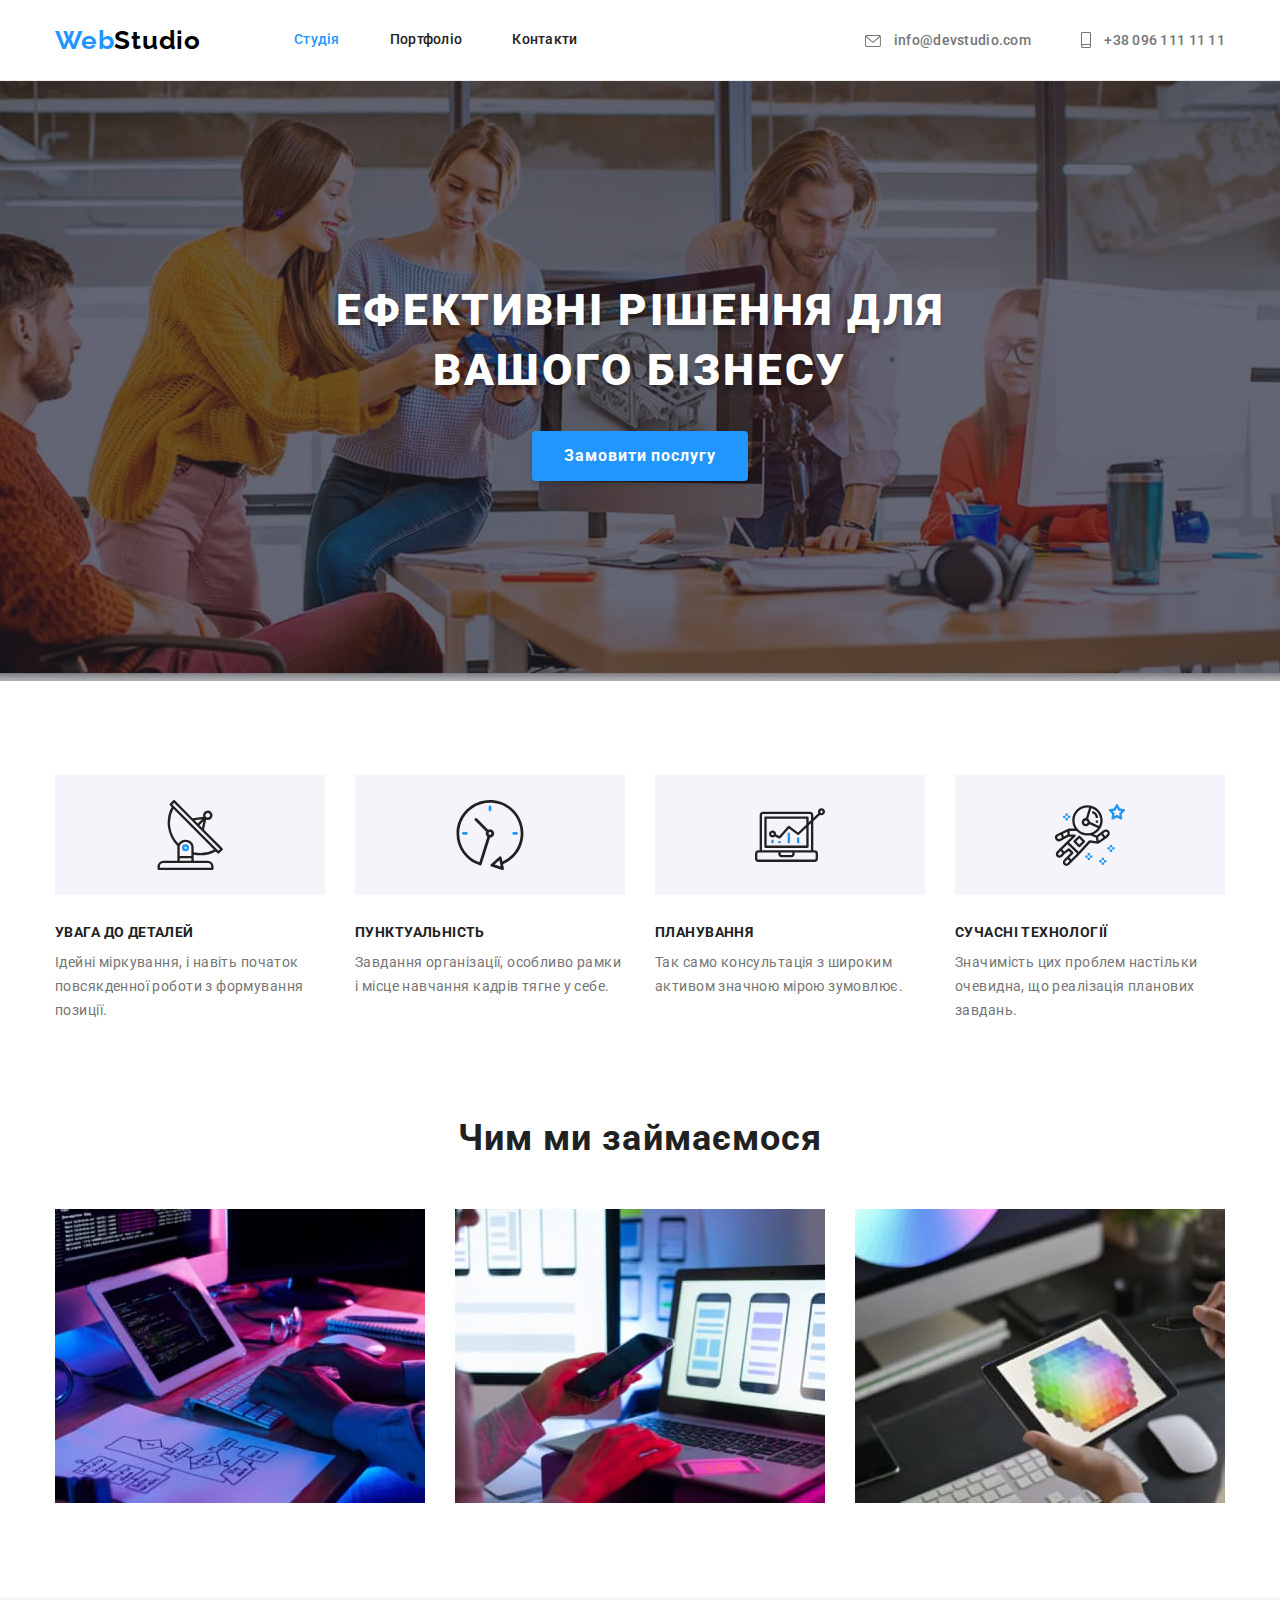
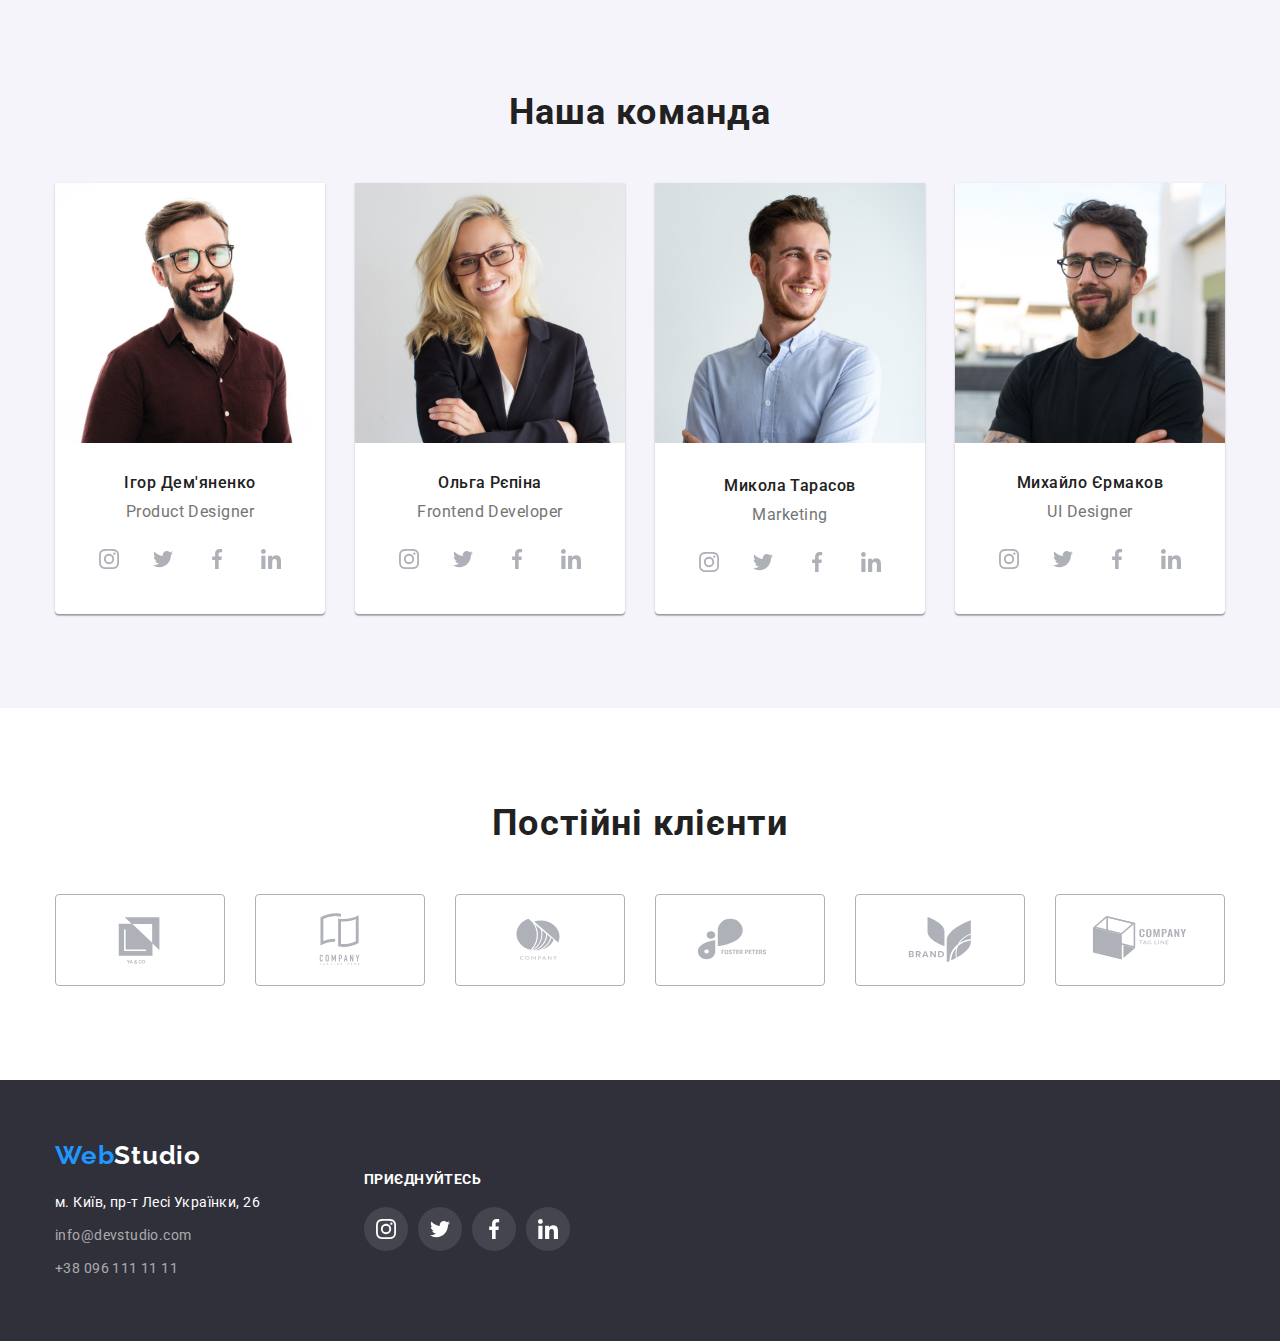
<file: index.html>
<!DOCTYPE html>
<html lang="uk">
  <head>
    <meta charset="UTF-8" />
    <meta http-equiv="X-UA-Compatible" content="IE=edge" />
    <meta name="viewport" content="width=device-width, initial-scale=1.0" />
    <title>Web Studio</title>
    <link
      href="https://fonts.googleapis.com/css2?family=Raleway:wght@700&family=Roboto:wght@400;500;700;900&display=swap"
      rel="stylesheet"
    />
    <link
      rel="stylesheet"
      href="https://cdnjs.cloudflare.com/ajax/libs/modern-normalize/1.1.0/modern-normalize.min.css"
    />
    <link rel="stylesheet" href="./css/styles.css" />
  </head>
  <body>
    <!-- Шапка -->
    <header class="header studio">
      <div class="container">
        <nav class="site-nav list">
          <a href="/" class="logo"
            >Web<span class="black-logo">Studio</span>
          </a>

          <ul class="nav-list list">
            <li class="item">
              <a href="./index.html" class="link current">Студія</a>
            </li>
            <li class="item">
              <a href="./portfolio.html" class="link">Портфоліо</a>
            </li>
            <li class="item"><a href="/" class="link">Контакти</a></li>
          </ul>
        </nav>

        <ul class="nav-contacts list">
          <li class="item mail">
            <a href="mailto:info@devstudio.com" class="link">
              <svg width="16" height="12" class="header-icon">
                <use href="./images/icons.svg#icon-mail"></use>
              </svg>
              info@devstudio.com</a
            >
          </li>
          <li class="item phone">
            <a href="tel:+380961111111" class="link">
              <svg width="10" height="16" class="header-icon">
                <use href="./images/icons.svg#icon-phone"></use>
              </svg>
              +38 096 111 11 11</a
            >
          </li>
        </ul>
      </div>
    </header>

    <!-- Головний контент -->

    <main>
      <!-- Секція Герой -->
      <section class="hero overlay">
        <div class="container">
          <!-- Заголовок схован у СSS за допомогою position absolute -100% -->
          <h1 class="hero-title title">Ефективні рішення для вашого бізнесу</h1>
          <button type="button" value="order" class="hero-btn">
            Замовити послугу
          </button>
        </div>
      </section>

      <!-- Секція Наші переваги -->
      <section class="section features">
        <div class="container">
          <h2 class="features-title title visually-hidden">Наші переваги</h2>
          <ul class="list">
            <li class="item">
              <div class="features-pic">
                <svg class="features-icon">
                  <use href="./images/icons.svg#icon-antenna-1"></use>
                </svg>
              </div>
              <h3 class="features-subtitle title">УВАГА ДО ДЕТАЛЕЙ</h3>
              <p class="p">
                Ідейні міркування, і навіть початок повсякденної роботи з
                формування позиції.
              </p>
            </li>
            <li class="item">
              <div class="features-pic">
                <svg class="features-icon">
                  <use href="./images/icons.svg#icon-clock-2"></use>
                </svg>
              </div>
              <h3 class="features-subtitle title">ПУНКТУАЛЬНІСТЬ</h3>
              <p class="p">
                Завдання організації, особливо рамки і місце навчання кадрів
                тягне у себе.
              </p>
            </li>
            <li class="item">
              <div class="features-pic">
                <svg class="features-icon">
                  <use href="./images/icons.svg#icon-diagram-3"></use>
                </svg>
              </div>
              <h3 class="features-subtitle title">ПЛАНУВАННЯ</h3>
              <p class="p">
                Так само консультація з широким активом значною мірою зумовлює.
              </p>
            </li>
            <li class="item">
              <div class="features-pic">
                <svg class="features-icon">
                  <use href="./images/icons.svg#icon-astronaut-4"></use>
                </svg>
              </div>
              <h3 class="features-subtitle title">СУЧАСНІ ТЕХНОЛОГІЇ</h3>
              <p class="p">
                Значимість цих проблем настільки очевидна, що реалізація
                планових завдань.
              </p>
            </li>
          </ul>
        </div>
      </section>

      <!-- Секція Чим ми займаємося -->
      <section class="section no-top-padding suggestions">
        <div class="container">
          <h2 class="suggestions-title title">Чим ми займаємося</h2>
          <ul class="list">
            <li class="item">
              <img
                src="./images/box-1.jpg"
                width="370"
                alt="Планування"
                class="img"
              />
            </li>
            <li class="item">
              <img
                src="./images/box-2.jpg"
                width="370"
                alt="Розробка"
                class="img"
              />
            </li>
            <li class="item">
              <img
                src="./images/box-3.jpg"
                width="370"
                alt="Дизайн"
                class="img"
              />
            </li>
          </ul>
        </div>
      </section>

      <!-- Секція Наша команда -->
      <section class="section team">
        <div class="container">
          <h2 class="team-title title">Наша команда</h2>
          <ul class="team-list list">
            <li class="team-item">
              <img
                src="./images/employee-1.jpg"
                width="270"
                alt="Продакт дизайнер"
                class="img"
              />
              <div class="team-content">
                <h3 class="team-name title">Ігор Дем'яненко</h3>
                <p class="p">Product Designer</p>
                <ul class="social-media-list list">
                  <li class="social-media-item">
                    <a
                      href="https://www.instagram.com/"
                      class="team-link social-media-link link"
                      target="_blank"
                      rel="noopener noreferrer nofollow"
                    >
                      <svg class="social-media-icon">
                        <use href="./images/icons.svg#icon-instagram"></use>
                      </svg>
                    </a>
                  </li>
                  <li class="social-media-item">
                    <a
                      href="https://twitter.com/?lang=uk"
                      class="team-link social-media-link link"
                      target="_blank"
                      rel="noopener noreferrer nofollow"
                    >
                      <svg class="social-media-icon">
                        <use href="./images/icons.svg#icon-twitter"></use>
                      </svg>
                    </a>
                  </li>
                  <li class="social-media-item">
                    <a
                      href="https://www.facebook.com/"
                      class="team-link social-media-link link"
                      target="_blank"
                      rel="noopener noreferrer nofollow"
                    >
                      <svg class="social-media-icon">
                        <use href="./images/icons.svg#icon-facebook"></use>
                      </svg>
                    </a>
                  </li>
                  <li class="social-media-item">
                    <a
                      href="https://ua.linkedin.com/"
                      class="team-link social-media-link link"
                      target="_blank"
                      rel="noopener noreferrer nofollow"
                    >
                      <svg class="social-media-icon">
                        <use href="./images/icons.svg#icon-linkedin"></use>
                      </svg>
                    </a>
                  </li>
                </ul>
              </div>
            </li>
            <li class="team-item">
              <img
                src="./images/employee-2.jpg"
                width="270"
                alt="Розробник"
                class="img"
              />
              <div class="team-content">
                <h3 class="team-name title">Ольга Рєпіна</h3>
                <p class="p">Frontend Developer</p>
                <ul class="social-media-list list">
                  <li class="social-media-item">
                    <a
                      href="https://www.instagram.com/"
                      class="social-media-link link"
                      target="_blank"
                      rel="noopener noreferrer nofollow"
                    >
                      <svg class="social-media-icon">
                        <use href="./images/icons.svg#icon-instagram"></use>
                      </svg>
                    </a>
                  </li>
                  <li class="social-media-item">
                    <a
                      href="https://twitter.com/?lang=uk"
                      class="social-media-link link"
                      target="_blank"
                      rel="noopener noreferrer nofollow"
                    >
                      <svg class="social-media-icon">
                        <use href="./images/icons.svg#icon-twitter"></use>
                      </svg>
                    </a>
                  </li>
                  <li class="social-media-item">
                    <a
                      href="https://www.facebook.com/"
                      class="social-media-link link"
                      target="_blank"
                      rel="noopener noreferrer nofollow"
                    >
                      <svg class="social-media-icon">
                        <use href="./images/icons.svg#icon-facebook"></use>
                      </svg>
                    </a>
                  </li>
                  <li class="social-media-item">
                    <a
                      href="https://ua.linkedin.com/"
                      class="social-media-link link"
                      target="_blank"
                      rel="noopener noreferrer nofollow"
                    >
                      <svg class="social-media-icon">
                        <use href="./images/icons.svg#icon-linkedin"></use>
                      </svg>
                    </a>
                  </li>
                </ul>
              </div>
            </li>
            <li class="team-item">
              <img src="./images/employee-3.jpg" width="270" alt="Маркетолог" />
              <div class="team-content">
                <h3 class="team-name title">Микола Тарасов</h3>
                <p class="p">Marketing</p>
                <ul class="social-media-list list">
                  <li class="social-media-item">
                    <a
                      href="https://www.instagram.com/"
                      class="social-media-link link"
                      target="_blank"
                      rel="noopener noreferrer nofollow"
                    >
                      <svg class="social-media-icon">
                        <use href="./images/icons.svg#icon-instagram"></use>
                      </svg>
                    </a>
                  </li>
                  <li class="social-media-item">
                    <a
                      href="https://twitter.com/?lang=uk"
                      class="social-media-link link"
                      target="_blank"
                      rel="noopener noreferrer nofollow"
                    >
                      <svg class="social-media-icon">
                        <use href="./images/icons.svg#icon-twitter"></use>
                      </svg>
                    </a>
                  </li>
                  <li class="social-media-item">
                    <a
                      href="https://www.facebook.com/"
                      class="social-media-link link"
                      target="_blank"
                      rel="noopener noreferrer nofollow"
                    >
                      <svg class="social-media-icon">
                        <use href="./images/icons.svg#icon-facebook"></use>
                      </svg>
                    </a>
                  </li>
                  <li class="social-media-item">
                    <a
                      href="https://ua.linkedin.com/"
                      class="social-media-link link"
                      target="_blank"
                      rel="noopener noreferrer nofollow"
                    >
                      <svg class="social-media-icon">
                        <use href="./images/icons.svg#icon-linkedin"></use>
                      </svg>
                    </a>
                  </li>
                </ul>
              </div>
            </li>
            <li class="team-item">
              <img
                src="./images/employee-4.jpg"
                width="270"
                alt="Дизайнер"
                class="img"
              />
              <div class="team-content">
                <h3 class="team-name title">Михайло Єрмаков</h3>
                <p class="p">UI Designer</p>
                <ul class="social-media-list list">
                  <li class="social-media-item">
                    <a
                      href="https://www.instagram.com/"
                      class="social-media-link link"
                      target="_blank"
                      rel="noopener noreferrer nofollow"
                    >
                      <svg class="social-media-icon">
                        <use href="./images/icons.svg#icon-instagram"></use>
                      </svg>
                    </a>
                  </li>
                  <li class="social-media-item">
                    <a
                      href="https://twitter.com/?lang=uk"
                      class="social-media-link link"
                      target="_blank"
                      rel="noopener noreferrer nofollow"
                    >
                      <svg class="social-media-icon">
                        <use href="./images/icons.svg#icon-twitter"></use>
                      </svg>
                    </a>
                  </li>
                  <li class="social-media-item">
                    <a
                      href="https://www.facebook.com/"
                      class="social-media-link link"
                      target="_blank"
                      rel="noopener noreferrer nofollow"
                    >
                      <svg class="social-media-icon">
                        <use href="./images/icons.svg#icon-facebook"></use>
                      </svg>
                    </a>
                  </li>
                  <li class="social-media-item">
                    <a
                      href="https://ua.linkedin.com/"
                      class="social-media-link link"
                      target="_blank"
                      rel="noopener noreferrer nofollow"
                    >
                      <svg class="social-media-icon">
                        <use href="./images/icons.svg#icon-linkedin"></use>
                      </svg>
                    </a>
                  </li>
                </ul>
              </div>
            </li>
          </ul>
        </div>
      </section>

      <section class="section clients">
        <div class="container">
          <h2 class="clients-title title">Постійні клієнти</h2>
          <ul class="clients-list list">
            <li class="clients-item">
              <a href="" class="clients-link link">
                <svg class="clients-icon" width="106" height="60">
                  <use href="./images/icons.svg#icon-client-1"></use>
                </svg>
              </a>
            </li>
            <li class="clients-item">
              <a href="" class="clients-link link">
                <svg class="clients-icon" width="106" height="60">
                  <use href="./images/icons.svg#icon-client-2"></use>
                </svg>
              </a>
            </li>
            <li class="clients-item">
              <a href="" class="clients-link link">
                <svg class="clients-icon" width="106" height="60">
                  <use href="./images/icons.svg#icon-client-3"></use>
                </svg>
              </a>
            </li>
            <li class="clients-item">
              <a href="" class="clients-link link">
                <svg class="clients-icon" width="106" height="60">
                  <use href="./images/icons.svg#icon-client-4"></use>
                </svg>
              </a>
            </li>
            <li class="clients-item">
              <a href="" class="clients-link link">
                <svg class="clients-icon" width="106" height="60">
                  <use href="./images/icons.svg#icon-client-5"></use>
                </svg>
              </a>
            </li>
            <li class="clients-item">
              <a href="" class="clients-link link">
                <div class="clients-pic">
                  <svg class="clients-icon" width="106" height="60">
                    <use href="./images/icons.svg#icon-client-6"></use>
                  </svg>
                </div>
              </a>
            </li>
          </ul>
        </div>
      </section>
    </main>

    <!-- Футер -->
    <footer class="footer">
      <div class="container">
        <div class="address">
          <a href="/" class="logo">Web<span class="white-logo">Studio</span></a>
          <address>
            <ul class="address-list list">
              <li class="address-name item">
                <a
                  href="https://www.google.com/maps/place/%D1%83%D0%BB.+%D0%9B%D0%B5%D1%81%D0%B8+%D0%A3%D0%BA%D1%80%D0%B0%D0%B8%D0%BD%D0%BA%D0%B8,+26,+%D0%9A%D0%B8%D0%B5%D0%B2,+02000/@50.5190802,30.4363249,17z/data=!3m1!4b1!4m5!3m4!1s0x40d4d29b9e369069:0xff64663a5fd75cd5!8m2!3d50.5190802!4d30.4385136"
                  class="link"
                  target="_blank"
                  rel="noopener noreferrer"
                  >м. Київ, пр-т Лесі Українки, 26</a
                >
              </li>
              <li class="item">
                <a href="mailto:info@devstudio.com" class="link"
                  >info@devstudio.com</a
                >
              </li>
              <li class="item">
                <a href="tel:+380961111111" class="link">+38 096 111 11 11</a>
              </li>
            </ul>
          </address>
        </div>
        <div class="social-media">
          <p class="social-media-text">Приєднуйтесь</p>
          <ul class="social-media-list list">
            <li class="social-media-item">
              <a
                href="https://www.instagram.com/"
                class="social-media-link link portfolio-sm-link"
                target="_blank"
                rel="noopener noreferrer nofollow"
              >
                <svg class="social-media-icon">
                  <use href="./images/icons.svg#icon-instagram"></use>
                </svg>
              </a>
            </li>
            <li class="social-media-item">
              <a
                href="https://twitter.com/?lang=uk"
                class="social-media-link link portfolio-sm-link"
                target="_blank"
                rel="noopener noreferrer nofollow"
              >
                <svg class="social-media-icon">
                  <use href="./images/icons.svg#icon-twitter"></use>
                </svg>
              </a>
            </li>
            <li class="social-media-item">
              <a
                href="https://www.facebook.com/"
                class="social-media-link link portfolio-sm-link"
                target="_blank"
                rel="noopener noreferrer nofollow"
              >
                <svg class="social-media-icon">
                  <use href="./images/icons.svg#icon-facebook"></use>
                </svg>
              </a>
            </li>
            <li class="social-media-item">
              <a
                href="https://ua.linkedin.com/"
                class="social-media-link link portfolio-sm-link"
                target="_blank"
                rel="noopener noreferrer nofollow"
              >
                <svg class="social-media-icon">
                  <use href="./images/icons.svg#icon-linkedin"></use>
                </svg>
              </a>
            </li>
          </ul>
        </div>
      </div>
    </footer>
  </body>
</html>
</file>
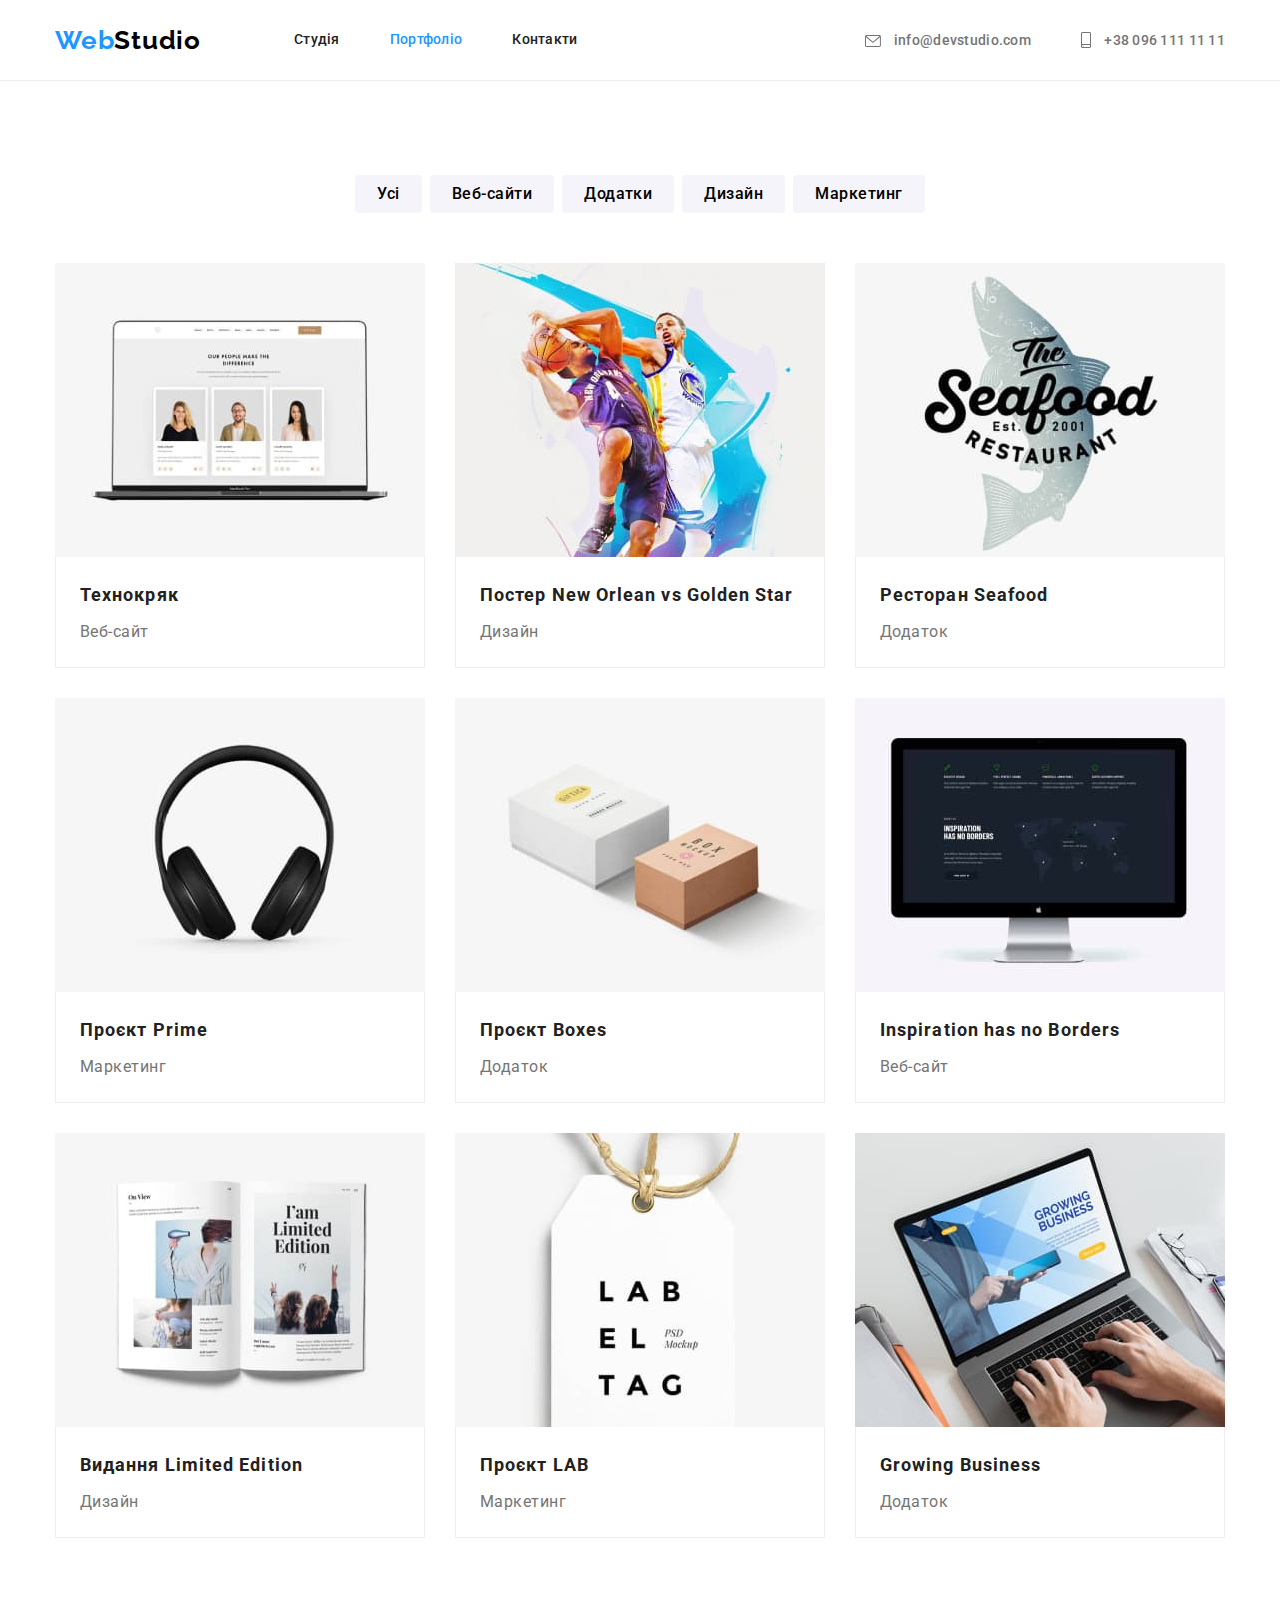
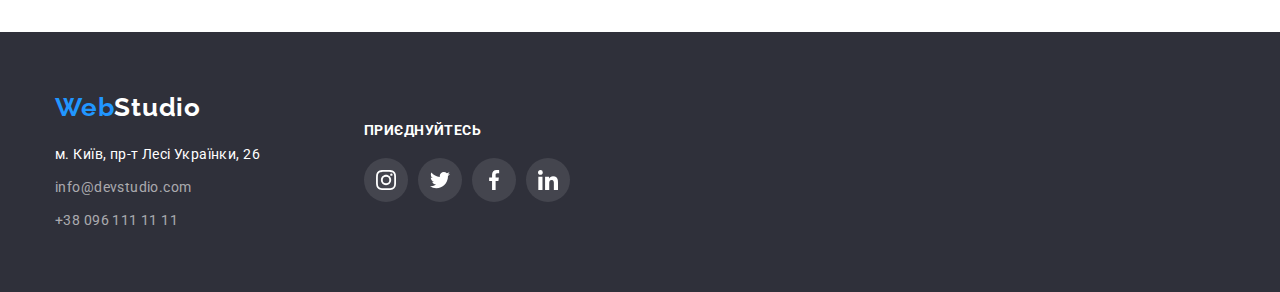
<file: portfolio.html>
<!DOCTYPE html>
<html lang="uk">
  <head>
    <meta charset="UTF-8" />
    <meta http-equiv="X-UA-Compatible" content="IE=edge" />
    <meta name="viewport" content="width=device-width, initial-scale=1.0" />
    <title>Portfolio</title>
    <link
      href="https://fonts.googleapis.com/css2?family=Raleway:wght@700&family=Roboto:wght@400;500;700;900&display=swap"
      rel="stylesheet"
    />
    <link
      rel="stylesheet"
      href="https://cdnjs.cloudflare.com/ajax/libs/modern-normalize/1.1.0/modern-normalize.min.css"
    />
    <link rel="stylesheet" href="./css/styles.css" />
  </head>
  <body>
    <!-- Шапка -->
    <header class="header studio">
      <div class="container">
        <nav class="site-nav list">
          <a href="/" class="logo"
            >Web<span class="black-logo">Studio</span>
          </a>

          <ul class="nav-list list">
            <li class="item">
              <a href="./index.html" class="link">Студія</a>
            </li>
            <li class="item">
              <a href="./portfolio.html" class="link current">Портфоліо</a>
            </li>
            <li class="item"><a href="/" class="link">Контакти</a></li>
          </ul>
        </nav>

        <ul class="nav-contacts list">
          <li class="item mail">
            <a href="mailto:info@devstudio.com" class="link">
              <svg width="16" height="12" class="header-icon">
                <use href="./images/icons.svg#icon-mail"></use>
              </svg>
              info@devstudio.com</a
            >
          </li>
          <li class="item phone">
            <a href="tel:+380961111111" class="link">
              <svg width="10" height="16" class="header-icon">
                <use href="./images/icons.svg#icon-phone"></use>
              </svg>
              +38 096 111 11 11</a
            >
          </li>
        </ul>
      </div>
    </header>

    <!-- Головний контент -->

    <main>
      <!-- Секція Портфоліо -->
      <section class="section portfolio">
        <div class="container">
          <!-- Заголовок схован у СSS за допомогою position absolute -100% -->
          <h1 class="portfolio-title title visually-hidden" lang="en">
            Portfolio
          </h1>

          <ul class="portfolio-filter list">
            <li class="filter-item">
              <button type="button" class="portfolio-btn">Усі</button>
            </li>
            <li class="filter-item">
              <button type="button" class="portfolio-btn">Веб-сайти</button>
            </li>
            <li class="filter-item">
              <button type="button" class="portfolio-btn">Додатки</button>
            </li>
            <li class="filter-item">
              <button type="button" class="portfolio-btn">Дизайн</button>
            </li>
            <li class="filter-item">
              <button type="button" class="portfolio-btn">Маркетинг</button>
            </li>
          </ul>

          <ul class="portfolio-cards list">
            <li class="item">
              <a href="" class="link">
                <img
                  src="./images/card-1.jpg"
                  alt="Зображення веб-сайту"
                  width="370"
                  class="img"
                />
                <div class="content">
                  <h2 class="name title">Технокряк</h2>
                  <p class="p">Веб-сайт</p>
                </div>
              </a>
            </li>
            <li class="item">
              <a href="" class="link">
                <img
                  src="./images/card-2.jpg"
                  alt="Постер Нью Орлеан проти Голден Стар"
                  width="370"
                  class="img"
                />
                <div class="content">
                  <h2 class="name title">Постер New Orlean vs Golden Star</h2>
                  <p class="p">Дизайн</p>
                </div>
              </a>
            </li>
            <li class="item">
              <a href="" class="link">
                <img
                  src="./images/card-3.jpg"
                  alt="Логотип рибного ресторану"
                  width="370"
                  class="img"
                />
                <div class="content">
                  <h2 class="name title">Ресторан Seafood</h2>
                  <p class="p">Додаток</p>
                </div>
              </a>
            </li>
            <li class="item">
              <a href="" class="link">
                <img
                  src="./images/card-4.jpg"
                  alt="Логотип проєкту ПРАЙМ"
                  width="370"
                  class="img"
                />
                <div class="content">
                  <h2 class="name title">Проєкт Prime</h2>
                  <p class="p">Маркетинг</p>
                </div>
              </a>
            </li>
            <li class="item">
              <a href="" class="link">
                <img
                  src="./images/card-5.jpg"
                  alt="Логотип проєкту БОКСЕС"
                  width="370"
                  class="img"
                />
                <div class="content">
                  <h2 class="name title">Проєкт Boxes</h2>
                  <p class="p">Додаток</p>
                </div></a
              >
            </li>
            <li class="item">
              <a href="" class="link">
                <img
                  src="./images/card-6.jpg"
                  alt="Зображення веб-сайту"
                  width="370"
                  class="img"
                />
                <div class="content">
                  <h2 class="name title">Inspiration has no Borders</h2>
                  <p class="p">Веб-сайт</p>
                </div>
              </a>
            </li>
            <li class="item">
              <a href="" class="link">
                <img
                  src="./images/card-7.jpg"
                  alt="Зображення сторінки із видання"
                  width="370"
                  class="img"
                />
                <div class="content">
                  <h2 class="name title">Видання Limited Edition</h2>
                  <p class="p">Дизайн</p>
                </div>
              </a>
            </li>
            <li class="item">
              <a href="" class="link">
                <img
                  src="./images/card-8.jpg"
                  alt="Логотип проєкту ЛАБ"
                  width="370"
                  class="img"
                />
                <div class="content">
                  <h2 class="name title">Проєкт LAB</h2>
                  <p class="p">Маркетинг</p>
                </div>
              </a>
            </li>
            <li class="item">
              <a href="" class="link">
                <img
                  src="./images/card-9.jpg"
                  alt="Зображення сторінки з додатку"
                  width="370"
                  class="img"
                />
                <div class="content">
                  <h2 class="name title">Growing Business</h2>
                  <p class="p">Додаток</p>
                </div>
              </a>
            </li>
          </ul>
        </div>
      </section>
    </main>

    <!-- Футер -->
    <footer class="footer">
      <div class="container">
        <div class="address">
          <a href="/" class="logo">Web<span class="white-logo">Studio</span></a>
          <address>
            <ul class="address-list list">
              <li class="address-name item">
                <a
                  href="https://www.google.com/maps/place/%D1%83%D0%BB.+%D0%9B%D0%B5%D1%81%D0%B8+%D0%A3%D0%BA%D1%80%D0%B0%D0%B8%D0%BD%D0%BA%D0%B8,+26,+%D0%9A%D0%B8%D0%B5%D0%B2,+02000/@50.5190802,30.4363249,17z/data=!3m1!4b1!4m5!3m4!1s0x40d4d29b9e369069:0xff64663a5fd75cd5!8m2!3d50.5190802!4d30.4385136"
                  class="link"
                  target="_blank"
                  rel="noopener noreferrer"
                  >м. Київ, пр-т Лесі Українки, 26</a
                >
              </li>
              <li class="item">
                <a href="mailto:info@devstudio.com" class="link"
                  >info@devstudio.com</a
                >
              </li>
              <li class="item">
                <a href="tel:+380961111111" class="link">+38 096 111 11 11</a>
              </li>
            </ul>
          </address>
        </div>
        <div class="social-media">
          <p class="social-media-text">Приєднуйтесь</p>
          <ul class="social-media-list list">
            <li class="social-media-item">
              <a
                href="https://www.instagram.com/"
                class="social-media-link link portfolio-sm-link"
                target="_blank"
                rel="noopener noreferrer nofollow"
              >
                <svg class="social-media-icon">
                  <use href="./images/icons.svg#icon-instagram"></use>
                </svg>
              </a>
            </li>
            <li class="social-media-item">
              <a
                href="https://twitter.com/?lang=uk"
                class="social-media-link link portfolio-sm-link"
                target="_blank"
                rel="noopener noreferrer nofollow"
              >
                <svg class="social-media-icon">
                  <use href="./images/icons.svg#icon-twitter"></use>
                </svg>
              </a>
            </li>
            <li class="social-media-item">
              <a
                href="https://www.facebook.com/"
                class="social-media-link link portfolio-sm-link"
                target="_blank"
                rel="noopener noreferrer nofollow"
              >
                <svg class="social-media-icon">
                  <use href="./images/icons.svg#icon-facebook"></use>
                </svg>
              </a>
            </li>
            <li class="social-media-item">
              <a
                href="https://ua.linkedin.com/"
                class="social-media-link link portfolio-sm-link"
                target="_blank"
                rel="noopener noreferrer nofollow"
              >
                <svg class="social-media-icon">
                  <use href="./images/icons.svg#icon-linkedin"></use>
                </svg>
              </a>
            </li>
          </ul>
        </div>
      </div>
    </footer>
  </body>
</html>
</file>
<file: css/styles.css>
:root {
  --title-color: #212121;
  --text-color: #757575;
  --accent-color: #2196ff;
  --footer-color: #2f303a;
  --white-color: #ffffff;
  --powder-color: #f5f4fa;
  --card-border-color: #eeeeee;
  --header-line-color: #ececec;
  --icon-color: #afb1b8;
}

html {
  box-sizing: border-box;
}

body {
  font-family: "Roboto", "Tahoma", sans-serif;
  color: var(--text-color);
  font-size: 14px;
  background-color: var(--white-color);
}

.title {
  color: var(--title-color);
}

/* reset styles */

.title,
.list,
p {
  padding: 0;
  margin: 0;
}

.list {
  list-style: none;
}

/* hidden titles */

.visually-hidden {
  position: absolute;
  width: 1px;
  height: 1px;
  margin: -1px;
  border: 0;
  padding: 0;

  white-space: nowrap;
  clip-path: inset(100%);
  clip: rect(0 0 0 0);
  overflow: hidden;
}

/* Main page */

.container {
  width: 1200px;
  padding-left: 15px;
  padding-right: 15px;
  margin-left: auto;
  margin-right: auto;
}

.section {
  padding-top: 94px;
  padding-bottom: 94px;
}

.no-top-padding {
  padding-top: 0;
}

/* header */

.header {
  border-bottom: 1px solid var(--header-line-color);
}

/* logo */

.logo {
  margin-right: 93px;

  font-family: "Raleway", "Tahoma", sans-serif;
  font-weight: 700;
  font-size: 26px;
  line-height: 1.19;
  letter-spacing: 0.03em;

  text-decoration: none;

  color: var(--accent-color);
}

.logo .black-logo {
  color: #000000;
}

.logo .white-logo {
  color: var(--white-color);
}

/* nav */

.header .container {
  display: flex;
  align-items: center;
  justify-content: space-between;
}

.site-nav {
  display: flex;
  align-items: center;
}

.nav-list,
.nav-contacts {
  display: flex;
}

.nav-list .link,
.nav-contacts .link {
  font-weight: 500;
  line-height: 1.14;
  letter-spacing: 0.02em;

  text-decoration: none;
}

.nav-list .link {
  display: block;
  padding-top: 32px;
  padding-bottom: 32px;

  color: var(--title-color);
}

.nav-list .item + .item {
  margin-left: 50px;
}

.nav-contacts .link {
  padding-top: 32px;
  padding-bottom: 32px;

  color: var(--text-color);
}

.nav-contacts .item + .item {
  margin-left: 50px;
}

.link.current {
  color: var(--accent-color);
}

/* icons */

.header-icon {
  margin-right: 10px;
  fill: currentColor;
}

.mail .header-icon {
  vertical-align: middle;
}

.phone .header-icon {
  vertical-align: text-bottom;
}

/* hover, focus */

.nav-list .link:hover,
.nav-list .link:focus,
.nav-contacts .link:hover,
.nav-contacts .link:focus,
.address-list .link:hover,
.address-list .link:focus {
  color: var(--accent-color);
}

/* Hero section */

.hero {
  padding-top: 200px;
  padding-bottom: 200px;

  background-color: var(--footer-color);
  text-align: center;
}

.overlay {
  max-width: 1600px;
  height: 600px;
  margin-left: auto;
  margin-right: auto;
  background-image: linear-gradient(
      to right,
      rgba(47, 48, 58, 0.4),
      rgba(47, 48, 58, 0.4)
    ),
    url("../images/background.jpg");
  background-repeat: no-repeat;
  background-position: center;
  background-size: cover;
}

.hero-title {
  width: 696px;
  margin-left: auto;
  margin-right: auto;
  margin-bottom: 30px;

  color: var(--white-color);
  font-weight: 900;
  font-size: 44px;
  line-height: 1.36;
  letter-spacing: 0.06em;

  text-transform: uppercase;
  text-shadow: 0px 4px 4px rgba(0, 0, 0, 0.25);
}

.hero-btn {
  padding: 10px 32px;

  color: var(--white-color);
  background-color: var(--accent-color);
  box-shadow: 0px 4px 4px rgba(0, 0, 0, 0.15);
  border-radius: 4px;
  border-style: none;

  font-weight: 700;
  font-size: 16px;
  line-height: 1.88;
  letter-spacing: 0.06em;
}

/* Features section  */

.features .list {
  display: flex;
  gap: 30px;
}

.features-pic {
  width: 270px;
  height: 120px;

  display: flex;
  justify-content: center;
  align-items: center;
  margin-bottom: 30px;
  background-color: var(--powder-color);
}

.features-icon {
  height: 70px;
  width: 70px;
}

.features-subtitle {
  margin-bottom: 10px;

  font-weight: 700;
  font-size: 14px;
  line-height: 1.14;
  letter-spacing: 0.03em;
}

.features .p {
  line-height: 1.71;
  letter-spacing: 0.03em;
}

/* Suggestions section */

.suggestions .list {
  display: flex;
}

.suggestions .item {
  width: 370px;
}

.suggestions .item:not(:last-child) {
  margin-right: 30px;
}

.suggestions-title,
.team-title,
.clients-title {
  margin-bottom: 50px;

  font-weight: 700;
  font-size: 36px;
  line-height: 1.17;
  letter-spacing: 0.03em;
  text-align: center;
}

/* Team section */

.team {
  background-color: var(--powder-color);
}

.team-list {
  display: flex;
  gap: 30px;
}

.team-item {
  width: 270px;

  background-color: var(--white-color);
  box-shadow: 0px 1px 3px rgba(0, 0, 0, 0.12), 0px 1px 1px rgba(0, 0, 0, 0.14),
    0px 2px 1px rgba(0, 0, 0, 0.2);
  border-radius: 0px 0px 4px 4px;

  text-align: center;
}

.team-content {
  margin-top: 30px;
  margin-bottom: 30px;
}

.team-name {
  margin-bottom: 10px;

  font-weight: 500;
  font-size: 16px;
  line-height: 1.19;
  letter-spacing: 0.03em;
}

.team .p {
  font-size: 16px;
  line-height: 1.19;
  letter-spacing: 0.03em;
  margin-bottom: 16px;
}

/* for all */

.social-media-list {
  display: flex;
  justify-content: center;
  align-items: center;
  gap: 10px;
}

.social-media-link {
  width: 44px;
  height: 44px;
  display: flex;
  justify-content: center;
  align-items: center;
  border-radius: 50%;

  color: var(--icon-color);
  background-color: transparent;
}

.social-media-icon {
  width: 20px;
  height: 20px;
  fill: currentColor;
}

.social-media-link:hover,
.social-media-link:focus {
  color: var(--white-color);
  background-color: var(--accent-color);
}

/* Clients section */

.clients-list {
  display: flex;
  gap: 30px;
}

.clients-item {
  width: 170px;
  height: 92px;
  color: var(--icon-color);
}

.clients-link {
  width: 100%;
  height: 100%;
  display: flex;
  justify-content: center;
  align-items: center;

  border: 1px solid var(--icon-color);
  border-radius: 4px;

  color: var(--icon-color);
}

.clients-link:hover,
.clients-link:focus {
  border-color: 1px solid var(--accent-color);
  color: var(--accent-color);
}

.clients-icon {
  fill: currentColor;
}

/* Footer */

footer {
  background-color: var(--footer-color);
  padding-top: 60px;
  padding-bottom: 60px;
}

.footer .container {
  display: flex;
  align-items: center;
}

/* address block */

.address {
  margin-right: 70px;
}

.address-list {
  display: flex;
  flex-direction: column;
  gap: 9px;
  margin-top: 20px;
}

.address-list .link {
  color: rgba(255, 255, 255, 0.6);
  font-style: normal;
  line-height: 1.71;
  letter-spacing: 0.03em;

  text-decoration: none;
}

.address-name .link {
  color: var(--white-color);
}

/* social media block */

.social-media-text {
  margin-bottom: 20px;

  font-weight: 700;
  font-size: 14px;
  line-height: calc(16 / 14);
  letter-spacing: 0.03em;
  text-transform: uppercase;
  color: var(--white-color);
}

.portfolio-sm-link {
  background-color: rgba(255, 255, 255, 0.1);
  color: var(--white-color);
  fill: currentColor;
}

/* Portfolio page */

/* filter */

.portfolio-filter {
  display: flex;
  justify-content: center;
  gap: 8px;
  margin-bottom: 50px;
}

.portfolio-btn {
  padding: 6px 22px;

  font-weight: 500;
  font-size: 16px;
  line-height: 1.6;
  text-align: center;
  letter-spacing: 0.03em;

  background-color: var(--powder-color);
  border-style: none;
  border-radius: 4px;
}

.portfolio-btn:hover {
  color: var(--white-color);
  background-color: var(--accent-color);
  box-shadow: 0px 3px 1px rgba(0, 0, 0, 0.1), 0px 1px 2px rgba(0, 0, 0, 0.08),
    0px 2px 2px rgba(0, 0, 0, 0.12);
  border-radius: 4px;
}

/* cards */

.portfolio-cards {
  display: flex;
  flex-wrap: wrap;
}

.portfolio-cards .item {
  width: calc((100% - 60px) / 3);
  margin-right: 30px;
  margin-bottom: 30px;
}

.portfolio-cards .link:hover,
.portfolio-cards .link:focus {
  box-shadow: 0px 1px 1px rgba(0, 0, 0, 0.12), 0px 4px 4px rgba(0, 0, 0, 0.06),
    1px 4px 6px rgba(0, 0, 0, 0.16);
}

.portfolio-cards .item:nth-child(3n) {
  margin-right: 0;
}

.portfolio-cards .item:nth-last-child(-n + 3) {
  margin-bottom: 0;
}

.portfolio-cards .link {
  display: block;
  text-decoration: none;
}

.portfolio-cards .content {
  padding: 20px 24px;

  border: 1px solid var(--card-border-color);
  border-top: none;
}

.name.title {
  font-weight: 700;
  font-size: 18px;
  line-height: 2;
  letter-spacing: 0.06em;

  margin-bottom: 4px;
}

.portfolio-cards .p {
  color: var(--text-color);
  font-size: 16px;
  line-height: 1.88;
  letter-spacing: 0.03em;
}

/* common properties */

.hero-btn,
.portfolio-btn {
  font-family: "Roboto", "Tahoma", sans-serif;
  cursor: pointer;
}

.hero-btn:focus,
.portfolio-btn:hover,
.portfolio-btn:focus {
  background-color: var(--accent-color);
  color: var(--white-color);
}

.suggestions .img,
.team .img,
.portfolio-cards .img {
  display: block;
  max-width: 100%;
  height: auto;
}
</file>
